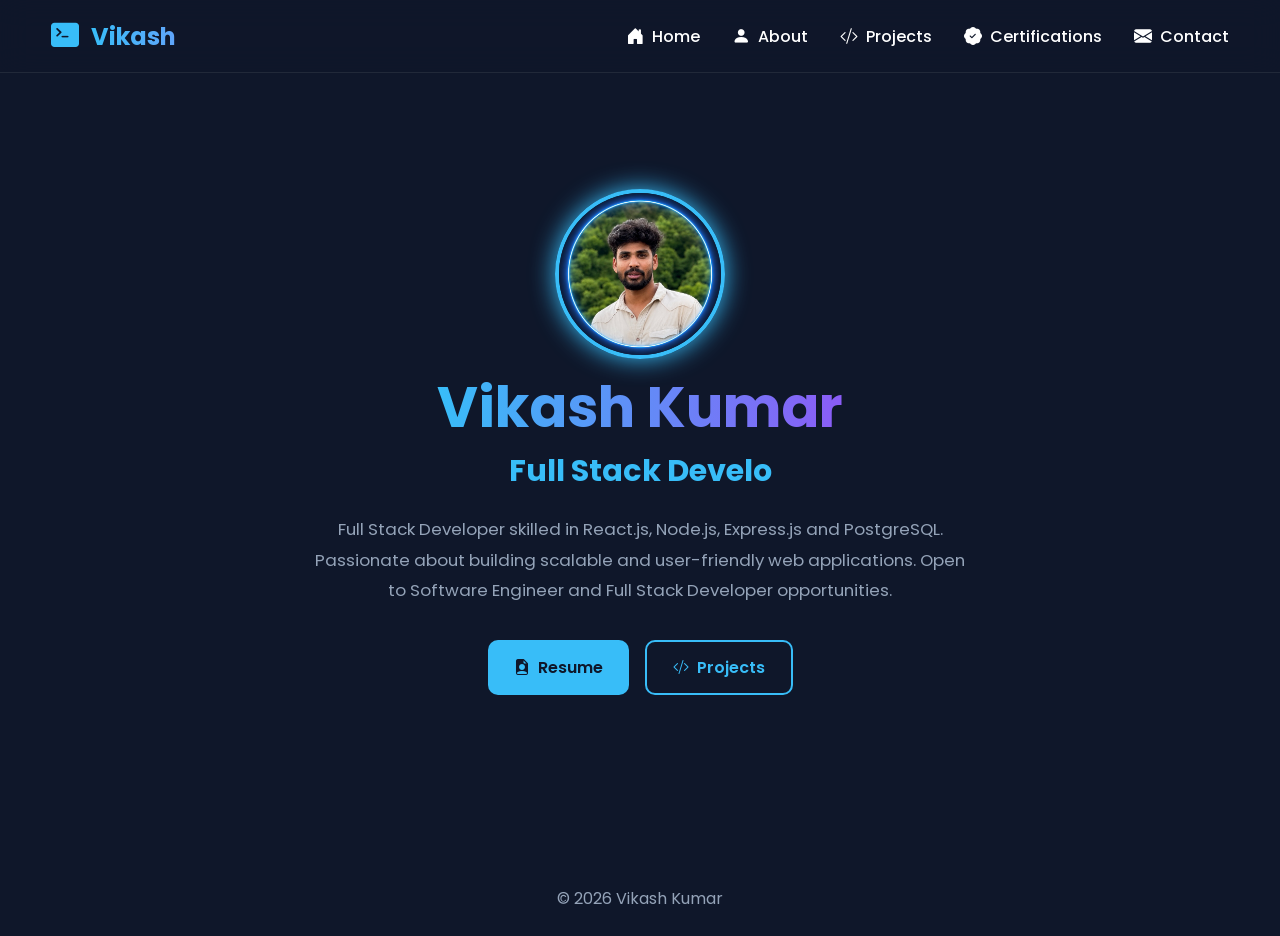
<file: index.html>
<!DOCTYPE html>
<html lang="en">

<head>

    <meta charset="UTF-8">

    <meta name="viewport" content="width=device-width, initial-scale=1.0">

    <title>

        About | Vikash Kumar

    </title>

    <link rel="stylesheet" href="css/style.css">

    <link rel="stylesheet" href="https://cdnjs.cloudflare.com/ajax/libs/font-awesome/6.5.2/css/all.min.css">

    <link rel="stylesheet" href="https://cdn.jsdelivr.net/npm/bootstrap-icons@1.11.3/font/bootstrap-icons.min.css">

</head>

<body>

    <header>

        <nav>

            <div class="logo">

                <i class="bi bi-terminal-fill"></i>

                <span>Vikash</span>

            </div>

            <ul class="nav-links">

                <li>

                    <a href="index.html">

                        <i class="bi bi-house-door-fill"></i>

                        Home

                    </a>

                </li>


                <li>

                    <a href="about.html">

                        <i class="bi bi-person-fill"></i>

                        About

                    </a>

                </li>


                <li>

                    <a href="projects.html">

                        <i class="bi bi-code-slash"></i>

                        Projects

                    </a>

                </li>


                <li>

                    <a href="certifications.html">

                        <i class="bi bi-patch-check-fill"></i>

                        Certifications

                    </a>

                </li>


                <li>

                    <a href="contact.html">

                        <i class="bi bi-envelope-fill"></i>

                        Contact

                    </a>

                </li>

            </ul>

        </nav>

    </header>



    <!-- HERO SECTION -->

    <section class="hero">

        <img src="assets/profile.jpg" alt="Vikash Kumar Profile Picture">


        <h1>

            Vikash Kumar

        </h1>


        <h2>

            <span id="typing"></span>

        </h2>


        
            <p>

                Full Stack Developer skilled in

                React.js, Node.js, Express.js

                and PostgreSQL.

                Passionate about building scalable

                and user-friendly web applications.

                Open to Software Engineer and

                Full Stack Developer opportunities.

            </p>
        



        <div class="buttons">


            <a href="assets/Vikash_fullstack.pdf" class="btn primary" target="_blank">

                <i class="bi bi-file-earmark-person-fill"></i>

                Resume

            </a>
            <a href="projects.html" class="btn secondary">

                <i class="bi bi-code-slash"></i>

                Projects

            </a>


        </div>

    </section>



    <footer>

        <p>

            © 2026 Vikash Kumar

        </p>

    </footer>



    <script src="js/script.js"></script>

</body>

</html>
</file>
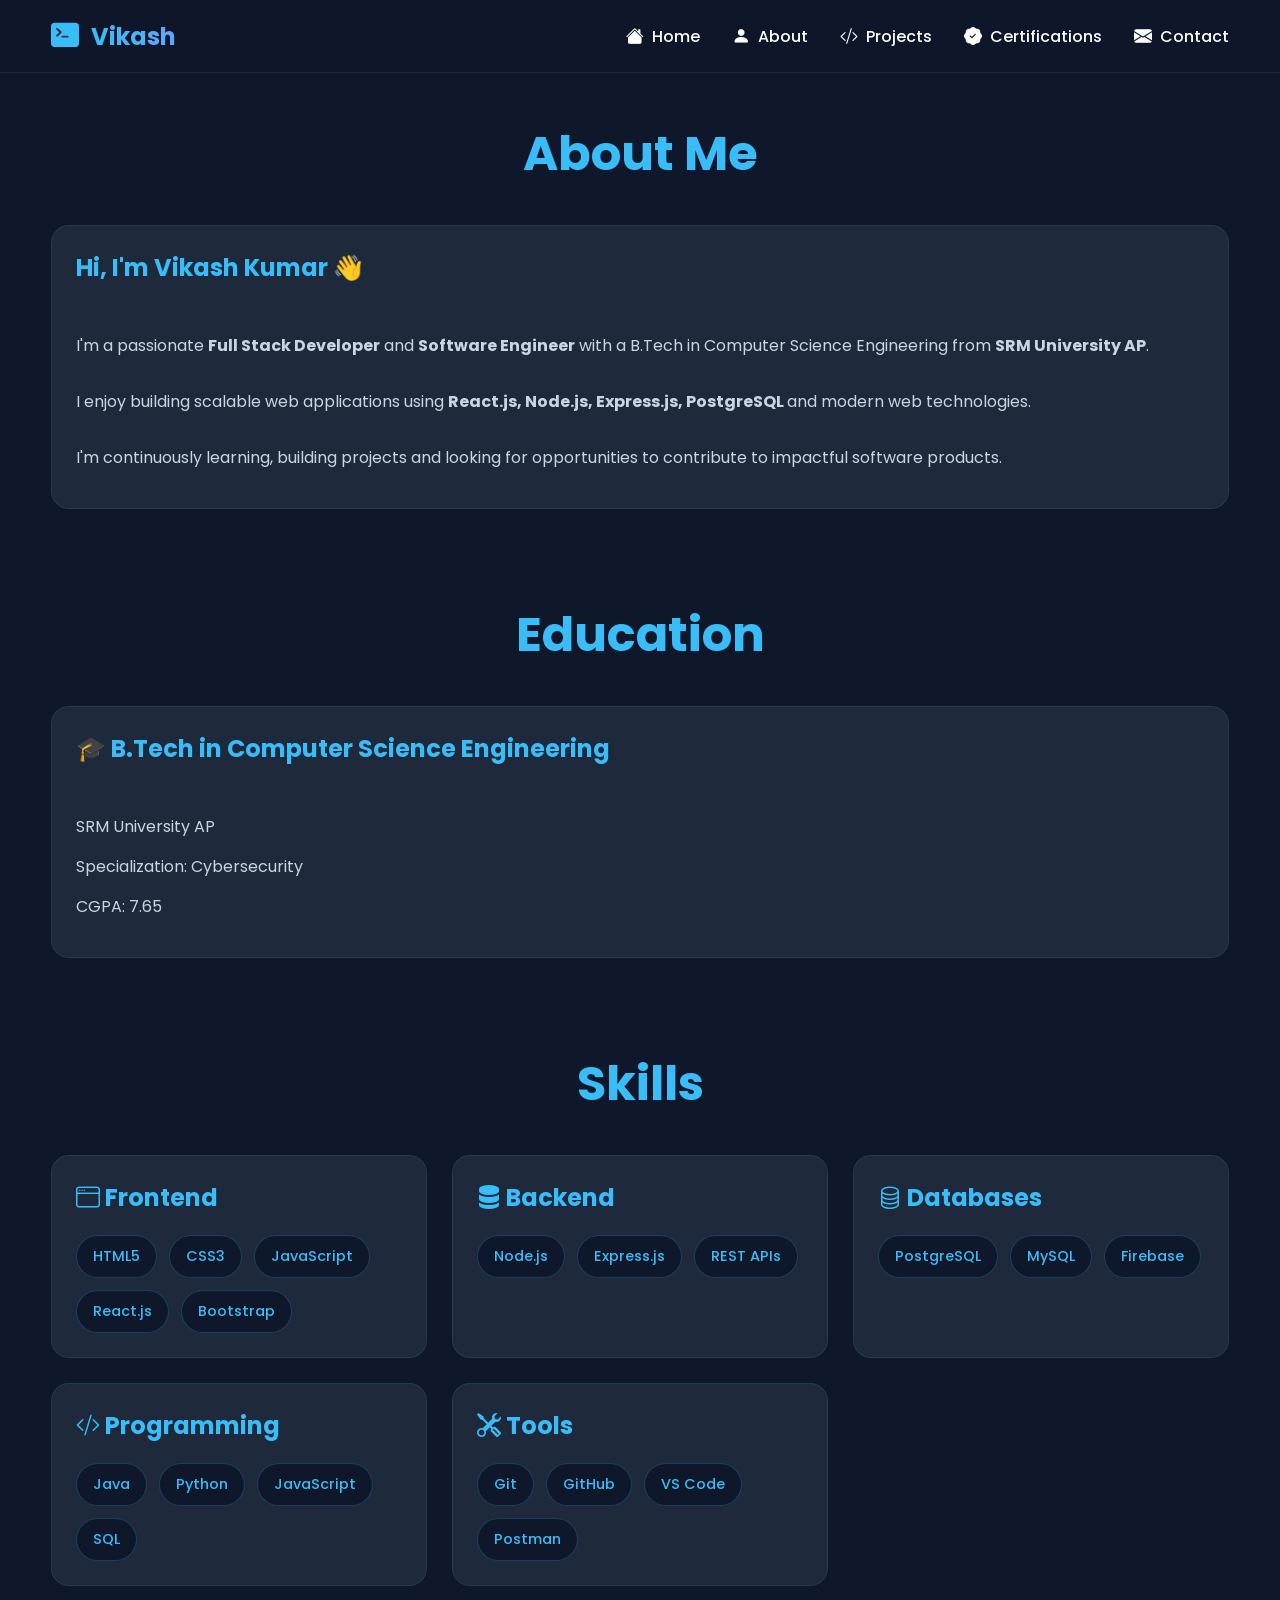
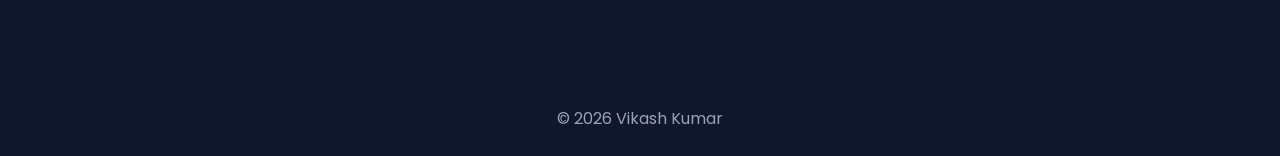
<file: about.html>
<!DOCTYPE html>
<html lang="en">

<head>

    <meta charset="UTF-8">

    <meta name="viewport" content="width=device-width, initial-scale=1.0">

    <title>

        About | Vikash Kumar

    </title>

    <link rel="stylesheet" href="css/style.css">

    <link rel="stylesheet" href="https://cdnjs.cloudflare.com/ajax/libs/font-awesome/6.5.2/css/all.min.css">

    <link rel="stylesheet" href="https://cdn.jsdelivr.net/npm/bootstrap-icons@1.11.3/font/bootstrap-icons.min.css">

</head>

<body>

    <header>

        <nav>

            <div class="logo">

                <i class="bi bi-terminal-fill"></i>

                <span>Vikash</span>

            </div>

            <ul class="nav-links">
                <ul class="nav-links">

                    <li>

                        <a href="index.html">

                            <i class="bi bi-house-fill"></i>

                            Home

                        </a>

                    </li>


                    <li>

                        <a href="about.html">

                            <i class="bi bi-person-fill"></i>

                            About

                        </a>

                    </li>


                    <li>

                        <a href="projects.html">

                            <i class="bi bi-code-slash"></i>

                            Projects

                        </a>

                    </li>


                    <li>

                        <a href="certifications.html">

                            <i class="bi bi-patch-check-fill"></i>

                            Certifications

                        </a>

                    </li>


                    <li>

                        <a href="contact.html">

                            <i class="bi bi-envelope-fill"></i>

                            Contact

                        </a>

                    </li>

                </ul>



            </ul>

        </nav>

    </header>



    <section>

        <h1 class="section-title">

            About Me

        </h1>


        <div class="card">

            <h2>

                Hi, I'm Vikash Kumar 👋

            </h2>

            <br>


            <p>

                I'm a passionate

                <strong>Full Stack Developer</strong>

                and

                <strong>Software Engineer</strong>

                with a B.Tech in

                Computer Science Engineering

                from

                <strong>SRM University AP</strong>.


                <br><br>

                I enjoy building scalable web applications using

                <strong>

                    React.js,

                    Node.js,

                    Express.js,

                    PostgreSQL

                </strong>

                and modern web technologies.


                <br><br>

                I'm continuously learning,

                building projects and looking for opportunities

                to contribute to impactful software products.

            </p>

        </div>

    </section>
    <section>


        <h1 class="section-title">

            Education

        </h1>



        <div class="card">

            <h2>

                🎓 B.Tech in Computer Science Engineering

            </h2>

            <br>

            <p>

                SRM University AP

            </p>



            <p>

                Specialization:

                Cybersecurity

            </p>



            <p>

                CGPA:

                7.65

            </p>


        </div>

    </section>





    <section>


        <h1 class="section-title">

            Skills

        </h1>


        <div class="projects">


            <div class="card">

                <h2><i class="bi bi-window"></i> Frontend</h2>
                <div class="skill-tags">

                    <span>HTML5</span>
                    <span>CSS3</span>
                    <span>JavaScript</span>
                    <span>React.js</span>
                    <span>Bootstrap</span>

                </div>
            </div>

            <div class="card">


                <h2><i class="bi bi-server"></i> Backend</h2>
                <div class="skill-tags">

                    <span>Node.js</span>
                    <span>Express.js</span>
                    <span>REST APIs</span>

                </div>


            </div>

            <div class="card">

                <h2><i class="bi bi-database"></i> Databases</h2>
                <div class="skill-tags">

                    <span>PostgreSQL</span>
                    <span>MySQL</span>
                    <span>Firebase</span>

                </div>


            </div>
            <div class="card">

                <h2><i class="bi bi-code-slash"></i> Programming</h2>
                <div class="skill-tags">

                    <span>Java</span>
                    <span>Python</span>
                    <span>JavaScript</span>
                    <span>SQL</span>

                </div>
            </div>

            <div class="card">

                <h2><i class="bi bi-tools"></i> Tools</h2>
                <div class="skill-tags">

                    <span>Git</span>
                    <span>GitHub</span>
                    <span>VS Code</span>
                    <span>Postman</span>

                </div>

            </div>



        </div>

    </section>




    <footer>

        <p>

            © 2026 Vikash Kumar

        </p>

    </footer>

</body>

</html>
</file>
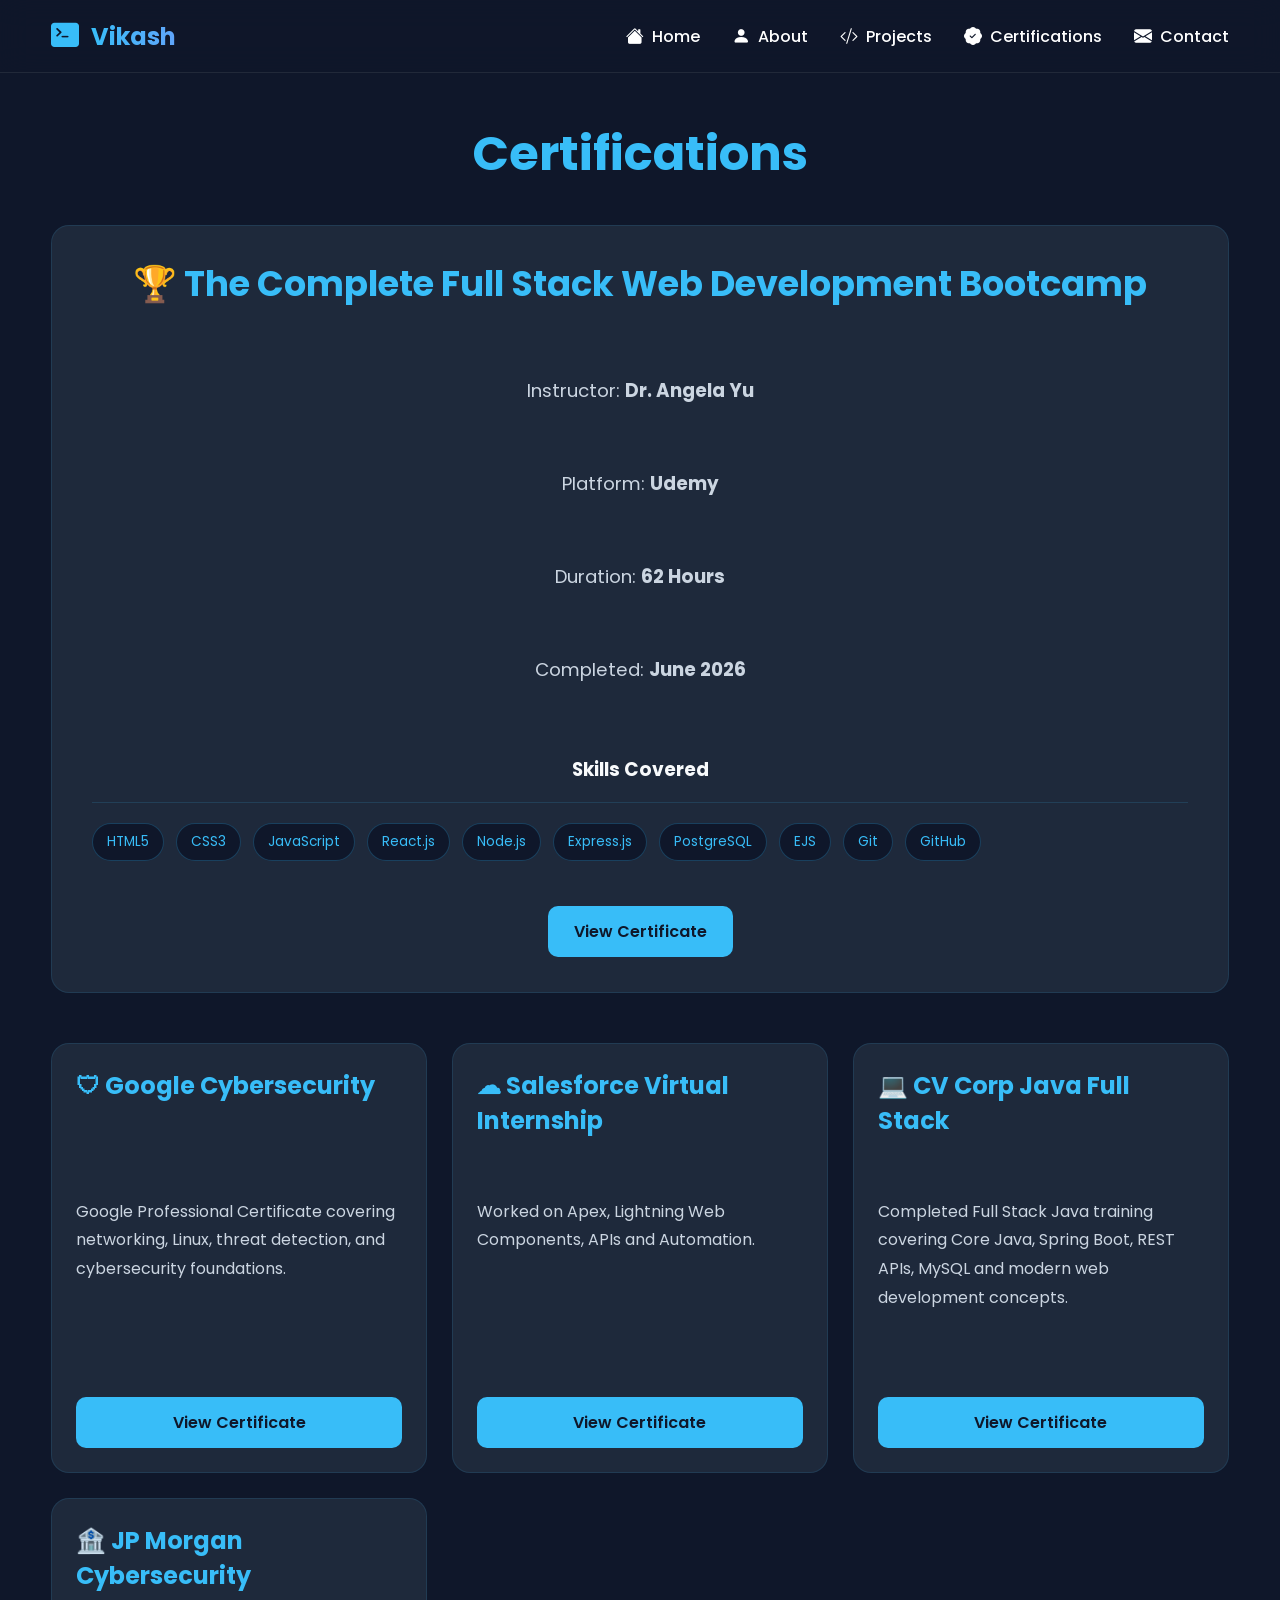
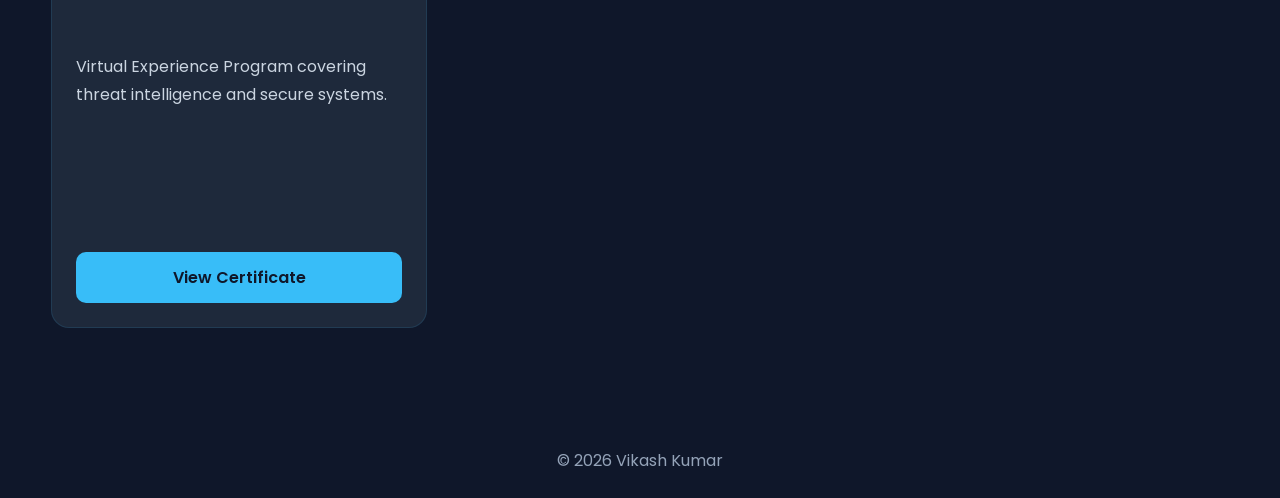
<file: certifications.html>
<!DOCTYPE html>
<html lang="en">

<head>

    <meta charset="UTF-8">

    <meta name="viewport" content="width=device-width, initial-scale=1.0">

    <title>

        About | Vikash Kumar

    </title>

    <link rel="stylesheet" href="css/style.css">

    <link rel="stylesheet" href="https://cdnjs.cloudflare.com/ajax/libs/font-awesome/6.5.2/css/all.min.css">

    <link rel="stylesheet" href="https://cdn.jsdelivr.net/npm/bootstrap-icons@1.11.3/font/bootstrap-icons.min.css">

</head>


<body>


    <header>

        <nav>

            <div class="logo">

                <i class="bi bi-terminal-fill"></i>

                <span>Vikash</span>

            </div>

            <ul class="nav-links">

                <li>

                    <a href="index.html">

                        <i class="bi bi-house-fill"></i>

                        Home

                    </a>

                </li>


                <li>

                    <a href="about.html">

                        <i class="bi bi-person-fill"></i>

                        About

                    </a>

                </li>


                <li>

                    <a href="projects.html">

                        <i class="bi bi-code-slash"></i>

                        Projects

                    </a>

                </li>


                <li>

                    <a href="certifications.html">

                        <i class="bi bi-patch-check-fill"></i>

                        Certifications

                    </a>

                </li>


                <li>

                    <a href="contact.html">

                        <i class="bi bi-envelope-fill"></i>

                        Contact

                    </a>

                </li>

            </ul>

        </nav>

    </header>



    <section>

        <h1 class="section-title">

            Certifications

        </h1>



        <!-- Featured Certificate -->


        <div class="card featured-cert">


            <h2>

                🏆 The Complete Full Stack Web Development Bootcamp

            </h2>

            <br>

            <p>

                Instructor:

                <strong>

                    Dr. Angela Yu

                </strong>

            </p>

            <br>

            <p>

                Platform:

                <strong>

                    Udemy

                </strong>

            </p>

            <br>

            <p>

                Duration:

                <strong>

                    62 Hours

                </strong>

            </p>

            <br>

            <p>

                Completed:

                <strong>

                    June 2026

                </strong>

            </p>


            <br>

            <h3>

                Skills Covered

            </h3>


            <div class="tags">

                <span>HTML5</span>

                <span>CSS3</span>

                <span>JavaScript</span>

                <span>React.js</span>

                <span>Node.js</span>

                <span>Express.js</span>

                <span>PostgreSQL</span>

                <span>EJS</span>

                <span>Git</span>

                <span>GitHub</span>

            </div>


            <br>


            <a href="assets/certificates/udemy-fullstack.pdf" target="_blank" class="btn primary">

                View Certificate

            </a>


        </div>



        <br><br>



        <div class="projects">



            <div class="card cert-card">

                <h2>

                    🛡 Google Cybersecurity

                </h2>

                <p>

                    Google Professional Certificate

                    covering networking,

                    Linux,

                    threat detection,

                    and cybersecurity foundations.

                </p>

                <a href="assets/certificates/ google-cybersecurity.pdf" target="_blank" class="btn primary">

                    View Certificate

                </a>


            </div>




            <div class="card cert-card">

                <h2>

                    ☁ Salesforce Virtual Internship

                </h2>



                <p>

                    Worked on

                    Apex,

                    Lightning Web Components,

                    APIs and Automation.

                </p>

                <a href="assets/certificates/salesforce.pdf" target="_blank" class="btn primary">

                    View Certificate

                </a>


            </div>





            <div class="card cert-card">

                <h2>

                    💻 CV Corp Java Full Stack

                </h2>


                <p>
                    Completed Full Stack Java training covering
                    Core Java, Spring Boot, REST APIs,
                    MySQL and modern web development concepts.
                </p>




                <a href="assets/certificates/cvcorp.pdf" target="_blank" class="btn primary">

                    View Certificate

                </a>

            </div>





            <div class="card cert-card">

                <h2>

                    🏦 JP Morgan Cybersecurity

                </h2>



                <p>

                    Virtual Experience Program

                    covering

                    threat intelligence

                    and secure systems.

                </p>

                <a href="assets/certificates/jp-morgan.pdf" target="_blank" class="btn primary">

                    View Certificate

                </a>



            </div>




        </div>


    </section>



    <footer>

        <p>

            © 2026 Vikash Kumar

        </p>

    </footer>


</body>

</html>
</file>
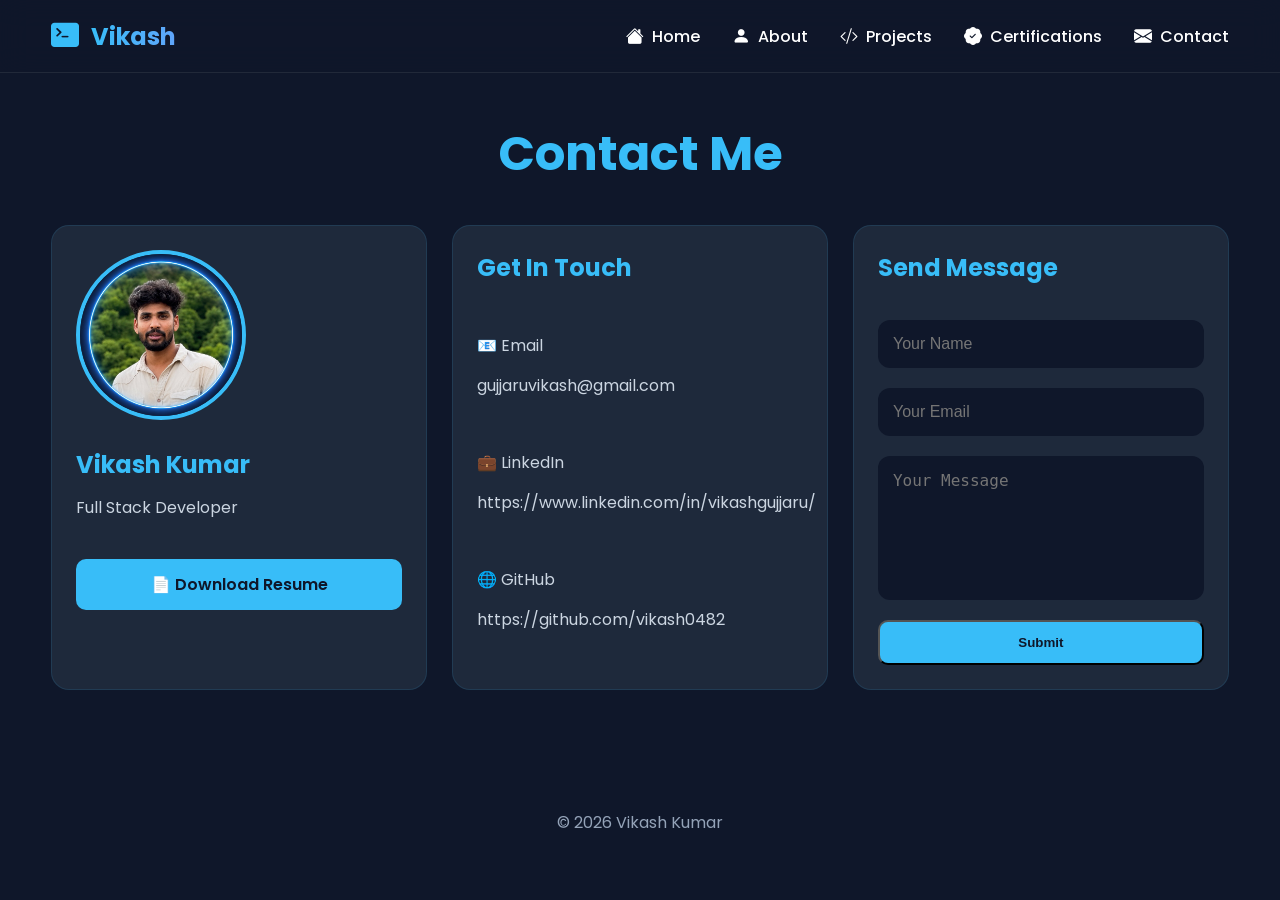
<file: contact.html>
<!DOCTYPE html>
<html lang="en">

<head>

    <meta charset="UTF-8">

    <meta name="viewport" content="width=device-width, initial-scale=1.0">

    <title>

        About | Vikash Kumar

    </title>

    <link rel="stylesheet" href="css/style.css">

    <link rel="stylesheet" href="https://cdnjs.cloudflare.com/ajax/libs/font-awesome/6.5.2/css/all.min.css">

    <link rel="stylesheet" href="https://cdn.jsdelivr.net/npm/bootstrap-icons@1.11.3/font/bootstrap-icons.min.css">

</head>


<body>

    <header>

        <nav>

            <div class="logo">

                <i class="bi bi-terminal-fill"></i>

                <span>Vikash</span>

            </div>

            <ul class="nav-links">

                <li>

                    <a href="index.html">

                        <i class="bi bi-house-fill"></i>

                        Home

                    </a>

                </li>


                <li>

                    <a href="about.html">

                        <i class="bi bi-person-fill"></i>

                        About

                    </a>

                </li>


                <li>

                    <a href="projects.html">

                        <i class="bi bi-code-slash"></i>

                        Projects

                    </a>

                </li>


                <li>

                    <a href="certifications.html">

                        <i class="bi bi-patch-check-fill"></i>

                        Certifications

                    </a>

                </li>


                <li>

                    <a href="contact.html">

                        <i class="bi bi-envelope-fill"></i>

                        Contact

                    </a>

                </li>

            </ul>

        </nav>

    </header>



    <section>

        <h1 class="section-title">

            Contact Me

        </h1>



        <div class="projects">



            <!-- Profile Card -->

            <div class="card">

                <img src="assets/profile.jpg" class="contact-img" alt="Profile">


                <h2>

                    Vikash Kumar

                </h2>


                <p>

                    Full Stack Developer

                </p>


                <br>


                <a href="assets/Vikash_fullstack.pdf" class="btn primary" target="_blank">

                    📄 Download Resume

                </a>


            </div>





            <!-- Contact Info -->


            <div class="card">


                <h2>

                    Get In Touch

                </h2>


                <br>


                <p>

                    📧

                    Email

                </p>


                <p>

                    gujjaruvikash@gmail.com

                </p>



                <br>



                <p>

                    💼

                    LinkedIn

                </p>


                <p>

                    https://www.linkedin.com/in/vikashgujjaru/

                </p>



                <br>



                <p>

                    🌐

                    GitHub

                </p>


                <p>

                    https://github.com/vikash0482

                </p>



            </div>




            <!-- Contact Form -->


            <div class="card">


                <h2>

                    Send Message

                </h2>


                <br>
                <form action="https://formspree.io/f/mdaraowd" method="POST">

                    <input type="hidden" name="_subject" value="New Portfolio Contact Message">

                    <input type="text" name="name" placeholder="Your Name" required>

                    <input type="email" name="email" placeholder="Your Email" required>

                    <textarea name="message" placeholder="Your Message" rows="6" required></textarea>

                    <button type="submit" class="btn primary">
                        Submit
                    </button>

                </form>

            </div>



        </div>

    </section>



    <footer>

        <p>

            © 2026 Vikash Kumar

        </p>

    </footer>


</body>

</html>
</file>
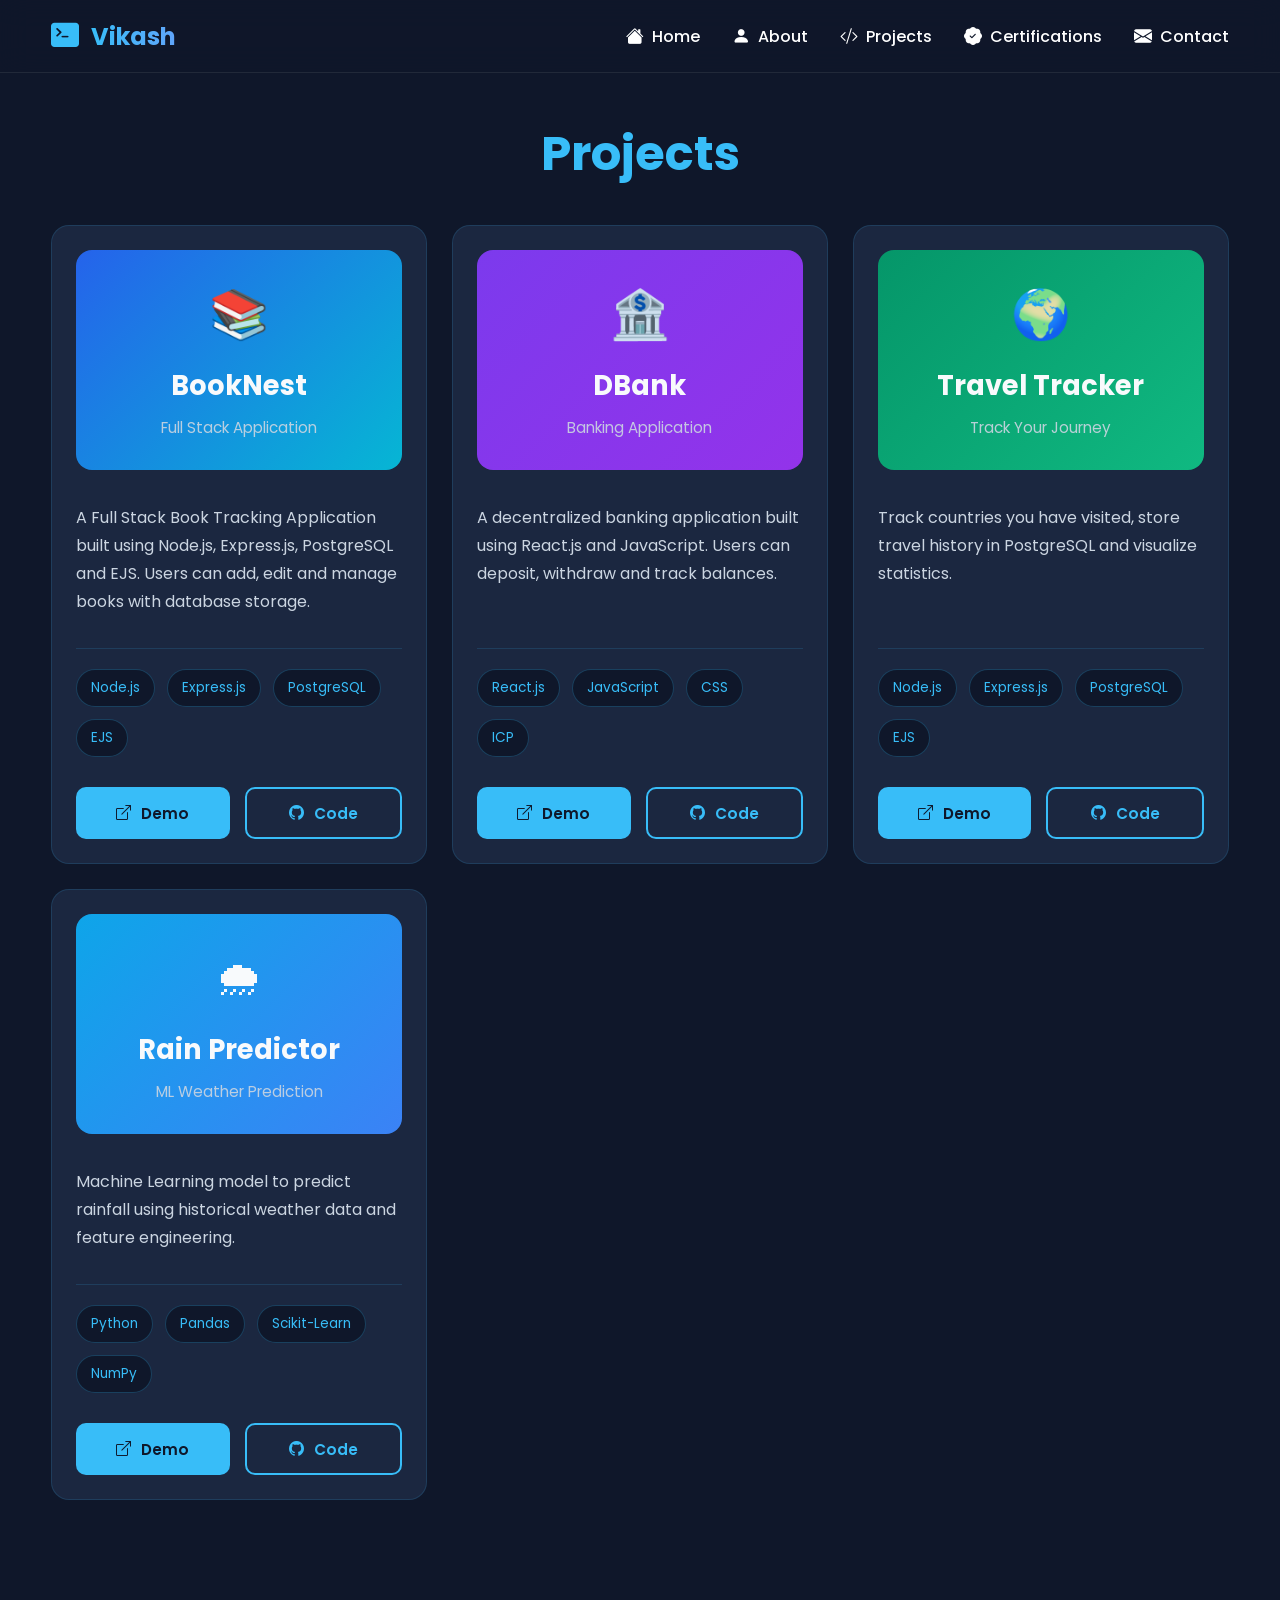
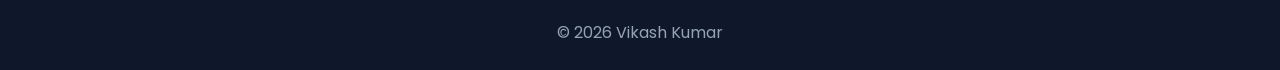
<file: projects.html>
<!DOCTYPE html>
<html lang="en">

<head>

    <meta charset="UTF-8">

    <meta name="viewport" content="width=device-width, initial-scale=1.0">

    <title>

        Projects | Vikash Kumar

    </title>

    <link rel="stylesheet" href="css/style.css">

    <link rel="stylesheet" href="https://cdnjs.cloudflare.com/ajax/libs/font-awesome/6.5.2/css/all.min.css">

    <link rel="stylesheet" href="https://cdn.jsdelivr.net/npm/bootstrap-icons@1.11.3/font/bootstrap-icons.min.css">

</head>

<body>


    <header>

        <nav>
            <div class="logo">

                <i class="bi bi-terminal-fill"></i>

                <span>Vikash</span>

            </div>


            <ul class="nav-links">

                <li>

                    <a href="index.html">

                        <i class="bi bi-house-fill"></i>

                        Home

                    </a>

                </li>


                <li>

                    <a href="about.html">

                        <i class="bi bi-person-fill"></i>

                        About

                    </a>

                </li>


                <li>

                    <a href="projects.html">

                        <i class="bi bi-code-slash"></i>

                        Projects

                    </a>

                </li>


                <li>

                    <a href="certifications.html">

                        <i class="bi bi-patch-check-fill"></i>

                        Certifications

                    </a>

                </li>


                <li>

                    <a href="contact.html">

                        <i class="bi bi-envelope-fill"></i>

                        Contact

                    </a>

                </li>

            </ul>

        </nav>

    </header>



    <section>

        <h1 class="section-title">

            Projects

        </h1>



        <div class="projects">



            <!-- BOOKNEST -->

            <div class="card project-card">

                <div class="project-img booknest-bg">

                    <div class="project-icon">

                        📚

                    </div>

                    <h3>

                        BookNest

                    </h3>

                    <p>

                        Full Stack Application

                    </p>

                </div>

                <div class="project-content">


                    <p>

                        A Full Stack Book Tracking Application built using Node.js,
                        Express.js, PostgreSQL and EJS.
                        Users can add, edit and manage books with database storage.

                    </p>


                    <div class="tags">

                        <span>Node.js</span>

                        <span>Express.js</span>

                        <span>PostgreSQL</span>

                        <span>EJS</span>

                    </div>

                </div>
                <div class="project-buttons">

                    <a href="https://booknest-fullstack.onrender.com" target="_blank" class="btn primary">

                        <i class="bi bi-box-arrow-up-right"></i>

                        Demo

                    </a>

                    <a href="https://github.com/vikash0482/booknest-fullstack" target="_blank" class="btn secondary">

                        <i class="bi bi-github"></i>

                        Code

                    </a>

                </div>

            </div>






            <!-- DBANK -->

            <div class="card project-card">

                <div class="project-img dbank-bg">

                    <div class="project-icon">

                        🏦

                    </div>

                    <h3>

                        DBank

                    </h3>

                    <p>

                        Banking Application

                    </p>

                </div>

                <div class="project-content">



                    <p>
                        A decentralized banking application built using React.js and JavaScript.
                        Users can deposit, withdraw and track balances.
                    </p>




                    <div class="tags">

                        <span>React.js</span>

                        <span>JavaScript</span>

                        <span>CSS</span>

                        <span>ICP</span>

                    </div>

                </div>



                <div class="project-buttons">

                    <a href="https://dbank-icp.onrender.com" class="btn primary">

                        <i class="bi bi-box-arrow-up-right"></i>

                        Demo

                    </a>

                    <a href="https://github.com/vikash0482/dbank-icp" class="btn secondary">

                        <i class="bi bi-github"></i>

                        Code

                    </a>

                </div>

            </div>





            <!-- TRAVEL TRACKER -->


            <div class="card project-card">

                <div class="project-img travel-bg">

                    <div class="project-icon">

                        🌍

                    </div>

                    <h3>

                        Travel Tracker

                    </h3>

                    <p>

                        Track Your Journey

                    </p>

                </div>

                <div class="project-content">



                    <p>

                        Track countries you

                        have visited,

                        store travel history

                        in PostgreSQL and

                        visualize statistics.

                    </p>



                    <div class="tags">

                        <span>Node.js</span>

                        <span>Express.js</span>

                        <span>PostgreSQL</span>

                        <span>EJS </span>

                    </div>

                </div>



                <div class="project-buttons">
                    <a href="https://travel-tracker-0gfp.onrender.com" target="_blank" class="btn primary">

                        <i class="bi bi-box-arrow-up-right"></i>

                        Demo

                    </a>

                    <a href="https://github.com/vikash0482/Travel_Tracker" class="btn secondary">

                        <i class="bi bi-github"></i>

                        Code

                    </a>

                </div>

            </div>

            <!-- RAIN PREDICTOR -->

            <div class="card project-card">

                <div class="project-img rain-bg">

                    <div class="project-icon">

                        🌧

                    </div>

                    <h3>

                        Rain Predictor

                    </h3>

                    <p>

                        ML Weather Prediction

                    </p>

                </div>

                <div class="project-content">


                    <p>

                        Machine Learning model

                        to predict rainfall

                        using historical weather

                        data and feature

                        engineering.

                    </p>


                    <div class="tags">

                        <span>Python</span>

                        <span>Pandas</span>

                        <span>Scikit-Learn</span>

                        <span>NumPy</span>

                    </div>

                </div>


                <div class="project-buttons">

                    <a href="https://rain-predictor-nidi.onrender.com/" target="_blank" rel="noopener noreferrer"
                        class="btn primary">

                        <i class="bi bi-box-arrow-up-right"></i>
                        Demo

                    </a>

                    <a href="https://github.com/vikash0482/Rain_predictor" class="btn secondary">

                        <i class="bi bi-github"></i>

                        Code

                    </a>

                </div>

            </div>



        </div>

    </section>




    <footer>

        <p>

            © 2026 Vikash Kumar

        </p>

    </footer>



</body>

</html>
</file>
<file: css/style.css>
/* GOOGLE FONT */

@import url('https://fonts.googleapis.com/css2?family=Poppins:wght@300;400;500;600;700&display=swap');

*{

margin:0;

padding:0;

box-sizing:border-box;

}


html{

scroll-behavior:smooth;

}

body{
    font-family:'Poppins',sans-serif;
    background:#0f172a;
    color:#f8fafc;
}

/* HEADER */

header{

position:sticky;

top:0;

width: 100%;

z-index:1000;

background:rgba(15,23,42,0.8);

backdrop-filter:blur(15px);

border-bottom:

1px solid rgba(255,255,255,0.08);

}

nav{
    width:min(92%,1280px);
    height:72px;
    margin:0 auto;

    display:flex;
    justify-content:space-between;
    align-items:center;
}

.logo{

display:flex;

align-items:center;

gap:12px;

font-size:24px;

font-weight:700;

color:#38bdf8;

cursor:pointer;

}


.logo i{

font-size:28px;

animation: glow 2s ease-in-out infinite alternate;

}


.logo span{

background:linear-gradient(
90deg,
#38bdf8,
#60a5fa
);

-webkit-background-clip:text;

-webkit-text-fill-color:transparent;

}



.nav-links{

display:flex;

gap:32px;

list-style:none;

}

.nav-links a{

display:flex;

align-items:center;

gap:8px;

text-decoration:none;

color:white;

font-weight:500;

transition:0.3s;

}


.nav-links a:hover{

color:#38bdf8;

transform:translateY(-2px);

}


.nav-links i{

font-size:18px;

}

.nav-links a:hover{

color:#38bdf8;

}



/* HERO */

.hero{

min-height:82vh;

display:flex;

justify-content:center;

align-items:center;

flex-direction:column;

text-align:center;

padding:30px 20px;

}



.hero img{

width:170px;

height:170px;

border-radius:50%;

object-fit:cover;

border:4px solid #38bdf8;

box-shadow:

0 0 25px #38bdf8;

}

.hero h1{
    font-size:3.5rem;
    font-weight:700;
    line-height:1.1;
    margin-top:18px;

    background:linear-gradient(
        90deg,
        #38bdf8,
        #8b5cf6
    );

    -webkit-background-clip:text;
    -webkit-text-fill-color:transparent;
}

.hero h2{
font-size:1.9rem;

margin-top: 10px;

color:#38bdf8;

}

.hero p{

max-width:650px;

font-size:1.05rem;

line-height:1.8;

margin-top:20px;

color:#94a3b8;

}

/* BUTTONS */
.buttons{

display:flex;

gap:16px;

margin-top:35px;

}

.btn{

padding:13px 26px;

border-radius:10px;

text-decoration:none;

font-weight:600;

transition:0.3s;

display:flex;

align-items:center;

justify-content:center;

gap:8px;

white-space: nowrap;

}


.primary{

background:#38bdf8;

color:#0f172a;

}

.primary:hover{

transform:translateY(-5px);

}


.secondary{

border:2px solid #38bdf8;

color:#38bdf8;

}



.secondary:hover{

background:#38bdf8;

color:#0f172a;

}




/* SECTION */

section{
    width:min(92%,1280px);
    margin:0 auto;
    padding:45px 0;
}



.section-title{
    text-align:center;
    font-size:3rem;
    font-weight:700;
    color:#38bdf8;
    margin-bottom:35px;
}



/* CARD */

.card{
    background:#1e293b;
    border-radius:18px;
    padding:24px;
    border:1px solid rgba(56,189,248,.12);
    transition:.3s ease;
}
.card:hover{
    transform:translateY(-8px);
    border-color:#38bdf8;
    box-shadow:0 10px 25px rgba(56,189,248,.18);
}

.card h2{

    color:#38bdf8;

    font-size:1.5rem;

    margin-bottom:10px;
}

.card p{
    color:#cbd5e1;
    line-height:1.75;
    margin:12px 0;
}




/* PROJECT GRID */

.projects{

display:grid;

grid-template-columns:

repeat(auto-fit,minmax(300px,1fr));

gap:25px;

}


/* PROJECT IMAGE */

.project-img{
    height:220px;

    border-radius:16px;

    display:flex;
    flex-direction:column;

    justify-content:center;

    align-items:center;

    text-align:center;

    padding:20px;

    margin-bottom:22px;
}
/* BOOKNEST */

.booknest-bg{

background:

linear-gradient(

135deg,

#2563eb,

#06b6d4

);

}



/* DBANK */

.dbank-bg{

background:

linear-gradient(

135deg,

#7c3aed,

#9333ea

);

}



/* TRAVEL */

.travel-bg{

background:

linear-gradient(

135deg,

#059669,

#10b981

);

}



/* RAIN */

.rain-bg{

background:

linear-gradient(

135deg,

#0ea5e9,

#3b82f6

);

}



/* PROJECT ICON */

.project-icon{

font-size:48px;

margin-bottom:14px;

}



/* PROJECT TITLE */
.project-img h3{
    font-size:1.7rem;
    font-weight:700;

    margin-bottom:8px;
}


/* PROJECT SUBTITLE */

.project-img p{
    font-size:.95rem;

    opacity:.9;

    margin:0;
}

/* TAGS */

.tags{
    margin-top:auto;

    padding-top:20px;

    border-top:1px solid rgba(56,189,248,0.15);

    display:flex;
    flex-wrap:wrap;
    gap:12px;
}

.tags span{

    background:#0f172a;

    color:#38bdf8;

    border:1px solid rgba(56,189,248,.25);

    padding:8px 14px;

    border-radius:30px;

    font-size:.85rem;

    transition:.25s;
}

.tags span:hover{

transform:translateY(-2px);

background:#38bdf8;

color:#0f172a;

}


/* PROJECT BUTTONS */




/* FEATURED CERTIFICATE */

.featured-cert{
    text-align:center;
    padding:35px 40px;
    height: auto;
}


.featured-cert h2{
    font-size:2.2rem;
    line-height:1.3;
    margin-bottom:25px;
}
.featured-cert h3{
    margin-top:25px;
    margin-bottom:18px;
}



.featured-cert p{
    margin:18px 0;
    font-size:1.15rem;
    color:#cbd5e1;
}



.featured-cert .btn{

margin-top:25px;

margin-top: 20px;

display:inline-block;

}




/* CONTACT */

.contact-img{

width:170px;

height:170px;

border-radius:50%;

object-fit:cover;

border:4px solid #38bdf8;

margin-bottom:20px;

}


form{

display:flex;

flex-direction:column;

gap:20px;

}



input,

textarea{

padding:15px;

border:none;

outline:none;

border-radius:12px;

background:#0f172a;

color:white;

font-size:16px;

}



textarea{

resize:none;

}




/* MOBILE */

@media(max-width:768px){

.hero h1{

font-size:clamp(36px,8vw,55px);

line-height:1.1;

margin-top:25px;

background:

linear-gradient(

90deg,

#38bdf8,

#8b5cf6

);

-webkit-background-clip:text;

-webkit-text-fill-color:transparent;

}

.nav-links{

display:none;

}


.buttons{

flex-direction:column;

}


section{

width:92%;

}


.section-title{

font-size:32px;

}

}

footer{

width:100%;

padding:25px 0;

text-align:center;

color:#94a3b8;

font-size:16px;

margin-top:50px;

}

.project-card{
    background:#1b2740;
    border-radius:18px;
    padding:24px;

    display:flex;
    flex-direction:column;
    justify-content:flex-start;
    min-height:240px;

    border:1px solid rgba(56,189,248,.15);

    transition:.35s ease;

    overflow:hidden;
}
.project-content{

display:flex;

flex: 1;

flex-direction:column;

gap:20px;

}

.project-buttons{


display:flex;

justify-content:center;

gap:15px;

margin-top: 30px;

width: 100%;

}

.project-buttons .btn{
    flex:1;
    min-width:0;
    height:52px;

    display:flex;
    align-items:center;
    justify-content:center;

    gap:10px;
    white-space:nowrap;

    font-size:.95rem;

    font-weight:600;

    border-radius:10px;
}


.cert-card{
    min-height:430px;
    display:flex;
    flex-direction:column;
}

.cert-card h2{
    min-height:100px;
    color:#38bdf8;
}

.cert-card p{
    flex-grow:1;
    margin-top:20px;
    color:#cbd5e1;
    line-height:1.8;
}

.cert-card .btn{
    margin-top:25px;
}
.skill-tags{

    display:flex;

    flex-wrap:wrap;

    gap:12px;

    margin-top:20px;
}

.skill-tags span{

    background:#0f172a;

    color:#38bdf8;

    border:1px solid rgba(56,189,248,.25);

    padding:10px 16px;

    border-radius:30px;

    font-size:.9rem;

    font-weight:500;

    transition:.3s;
}

.skill-tags span:hover{

    background:#38bdf8;

    color:#0f172a;

    transform:translateY(-3px);

    cursor:pointer;
}
</file>
